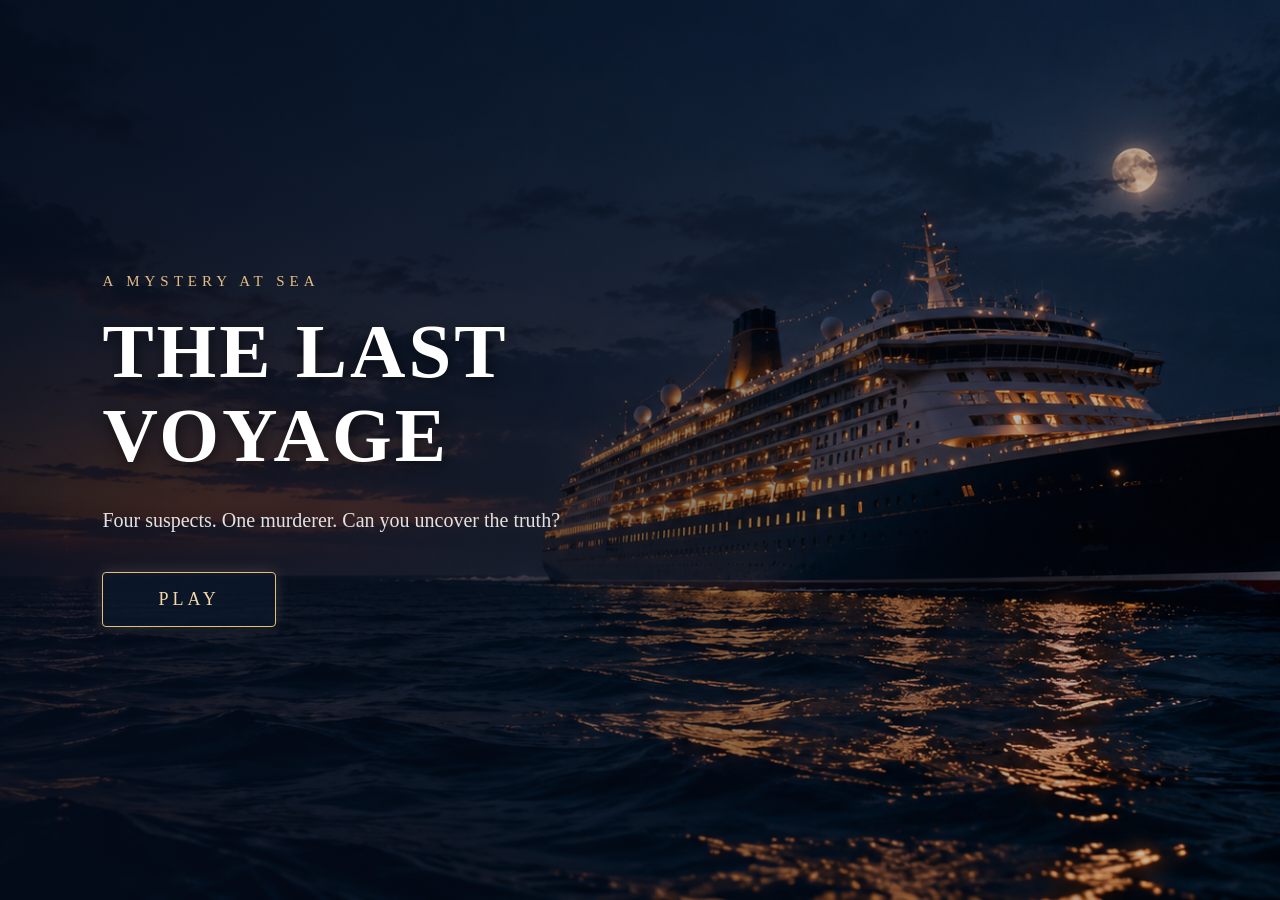
<file: index.html>
<!DOCTYPE html>
<html lang="en">
<head>
    <meta charset="UTF-8">
    <meta name="viewport" content="width=device-width, initial-scale=1.0">
    <title>The Last Voyage</title>
    <link rel="stylesheet" href="style.css">
</head>
<body>

    <main class="homepage">
        <div class="home-content">
            <p class="subtitle">A MYSTERY AT SEA</p>

            <h1>THE LAST VOYAGE</h1>

            <p class="description">
                Four suspects. One murderer.
                Can you uncover the truth?
            </p>

            <a href="introduction.html" class="play-button">
                PLAY
            </a>
        </div>
    </main>

</body>
</html>
</file>
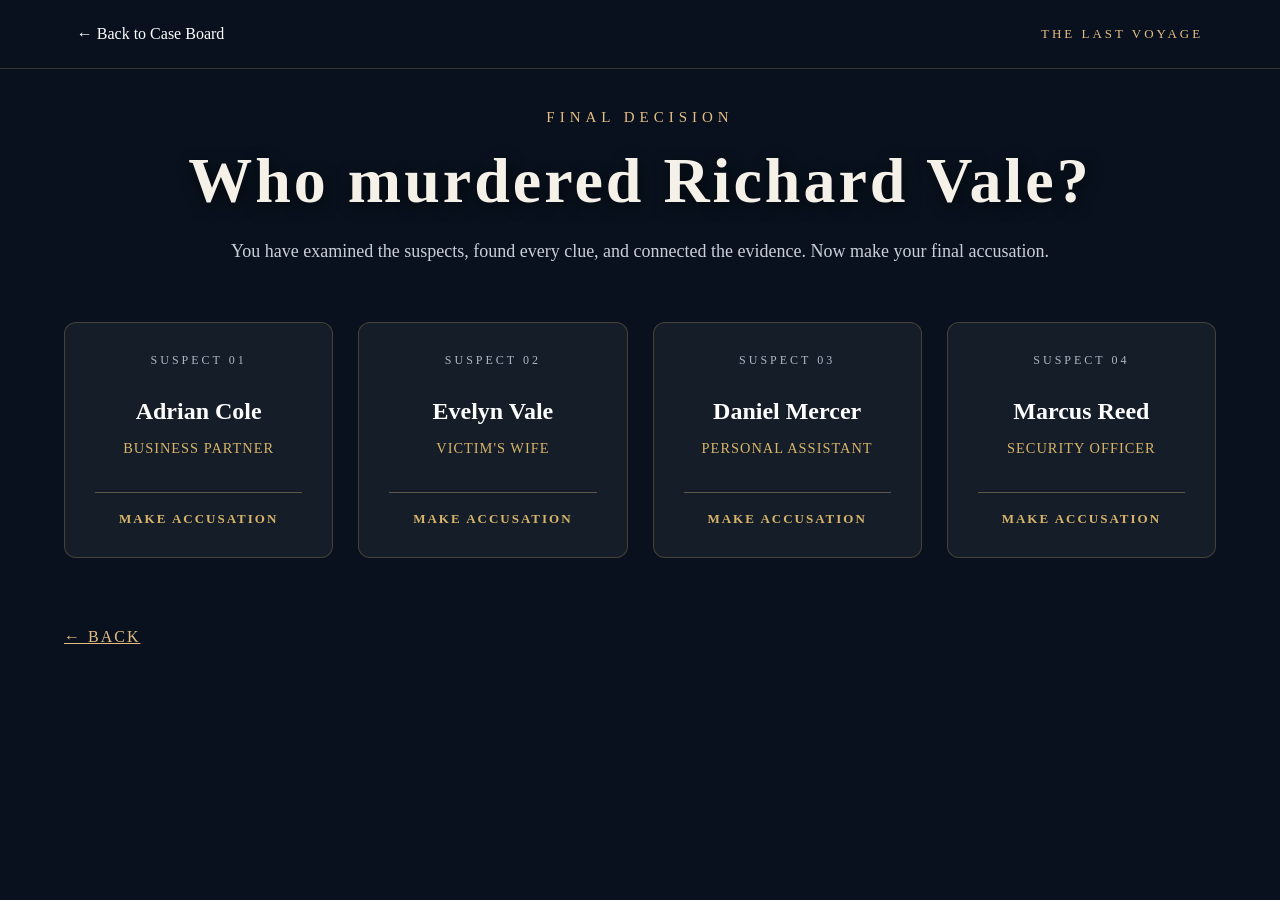
<file: accusation.html>
<!DOCTYPE html>
<html lang="en">
<head>
    <meta charset="UTF-8">
    <meta name="viewport" content="width=device-width, initial-scale=1.0">
    <title>Final Accusation | The Last Voyage</title>
    <link rel="stylesheet" href="style.css">
</head>
<body class="accusation-body">

<header class="suspects-header">
    <a href="caseboard.html" class="back-link">← Back to Case Board</a>
    <p>THE LAST VOYAGE</p>
</header>

<main class="accusation-page">
    <div class="suspects-intro">
        <p class="subtitle">FINAL DECISION</p>
        <h1>Who murdered Richard Vale?</h1>
        <p>You have examined the suspects, found every clue, and connected the evidence. Now make your final accusation.</p>
    </div>

    <input type="radio" name="suspect" id="adrian">
    <input type="radio" name="suspect" id="evelyn">
    <input type="radio" name="suspect" id="daniel">
    <input type="radio" name="suspect" id="marcus">

    <section class="accusation-grid">
        <label for="adrian" class="accuse-card">
            <p class="file-number">SUSPECT 01</p>
            <h2>Adrian Cole</h2>
            <p class="suspect-role">Business Partner</p>
            <span class="file-button">MAKE ACCUSATION</span>
        </label>

        <label for="evelyn" class="accuse-card">
            <p class="file-number">SUSPECT 02</p>
            <h2>Evelyn Vale</h2>
            <p class="suspect-role">Victim's Wife</p>
            <span class="file-button">MAKE ACCUSATION</span>
        </label>

        <label for="daniel" class="accuse-card">
            <p class="file-number">SUSPECT 03</p>
            <h2>Daniel Mercer</h2>
            <p class="suspect-role">Personal Assistant</p>
            <span class="file-button">MAKE ACCUSATION</span>
        </label>

        <label for="marcus" class="accuse-card">
            <p class="file-number">SUSPECT 04</p>
            <h2>Marcus Reed</h2>
            <p class="suspect-role">Security Officer</p>
            <span class="file-button">MAKE ACCUSATION</span>
        </label>
    </section>


    <section class="result-panel" id="adrian-result">
        <h2>CASE SOLVED!</h2>
        <p>You correctly identified Adrian Cole as Richard Vale's murderer.</p>
        <h3>The Complete Explanation:</h3>
        <p>Richard Vale discovered Adrian had been stealing company funds through confidential information leaked by Daniel Mercer. Richard planned to expose him once the ship reached port.</p>
        <p>Richard invited Adrian o his suite at 11:00PM to confront him. During a heated argument, Adrian murdered Richard and attempted to hide his involvement.</p>
        <p>Adrian stole Daniel's access card before the meeting, entered the suite at 11:04PM, then secretly returned the card later to blame Daniel.</p>
        <p>During the struggle Richard tore a silver cufflink from Adrian's sleeve. Adrian also planted Marcus Reed's security jacket near the crime scene to confuse the investigators.</p>
        <p>The meeting message, financial records, witness statement, cufflink, and hidden affair - all ultimately point toward Adrian.</p>

        <div class="result-buttons">
            <a href="index.html" class="play-button">PLAY AGAIN</a>
        </div>
    </section>

    <section class="result-panel" id="evelyn-result">
        <h2>Incorrect Accusation!!!</h2>
        <p>Evelyn had secrets, including her affair with Adrian, but none of the evidence prove that she murdered Richard.</p>
        <p>Her handkerchief explains why she was connected to the suite, but that alone was not enough evidence to make her the murderer.</p>
        <div class="result-buttons">
            <a href="caseboard.html" class="scene-back">REVIEW CASE BOARD</a>
        </div>
    </section>

    <section class="result-panel" id="daniel-result">
        <h2>Incorrect Accusation!!!</h2>
        <p>Daniel's access card was used to enter the suite, making him appear guilty.</p>
        <p>However, later evidence suggests someone else used his stolen access card before returning it.</p>
        <div class="result-buttons">
            <a href="caseboard.html" class="scene-back">REVIEW CASE BOARD</a>
        </div>
    </section>

    <section class="result-panel" id="marcus-result">
        <h2>Incorrect Accusation!!!</h2>
        <p>Marcus had a reason to dislike Richard, but the security jacket found near the suite appears to have been planted.</p>
        <p>The physical evidence does not support him as the killer.</p>
        <div class="result-buttons">
            <a href="caseboard.html" class="scene-back">REVIEW CASE BOARD</a>
        </div>
    </section>

    <nav class="suspects-navigation">
        <a href="caseboard.html" class="scene-back">← BACK</a>
    </nav>
    
</main>
</body>
</html>
</file>
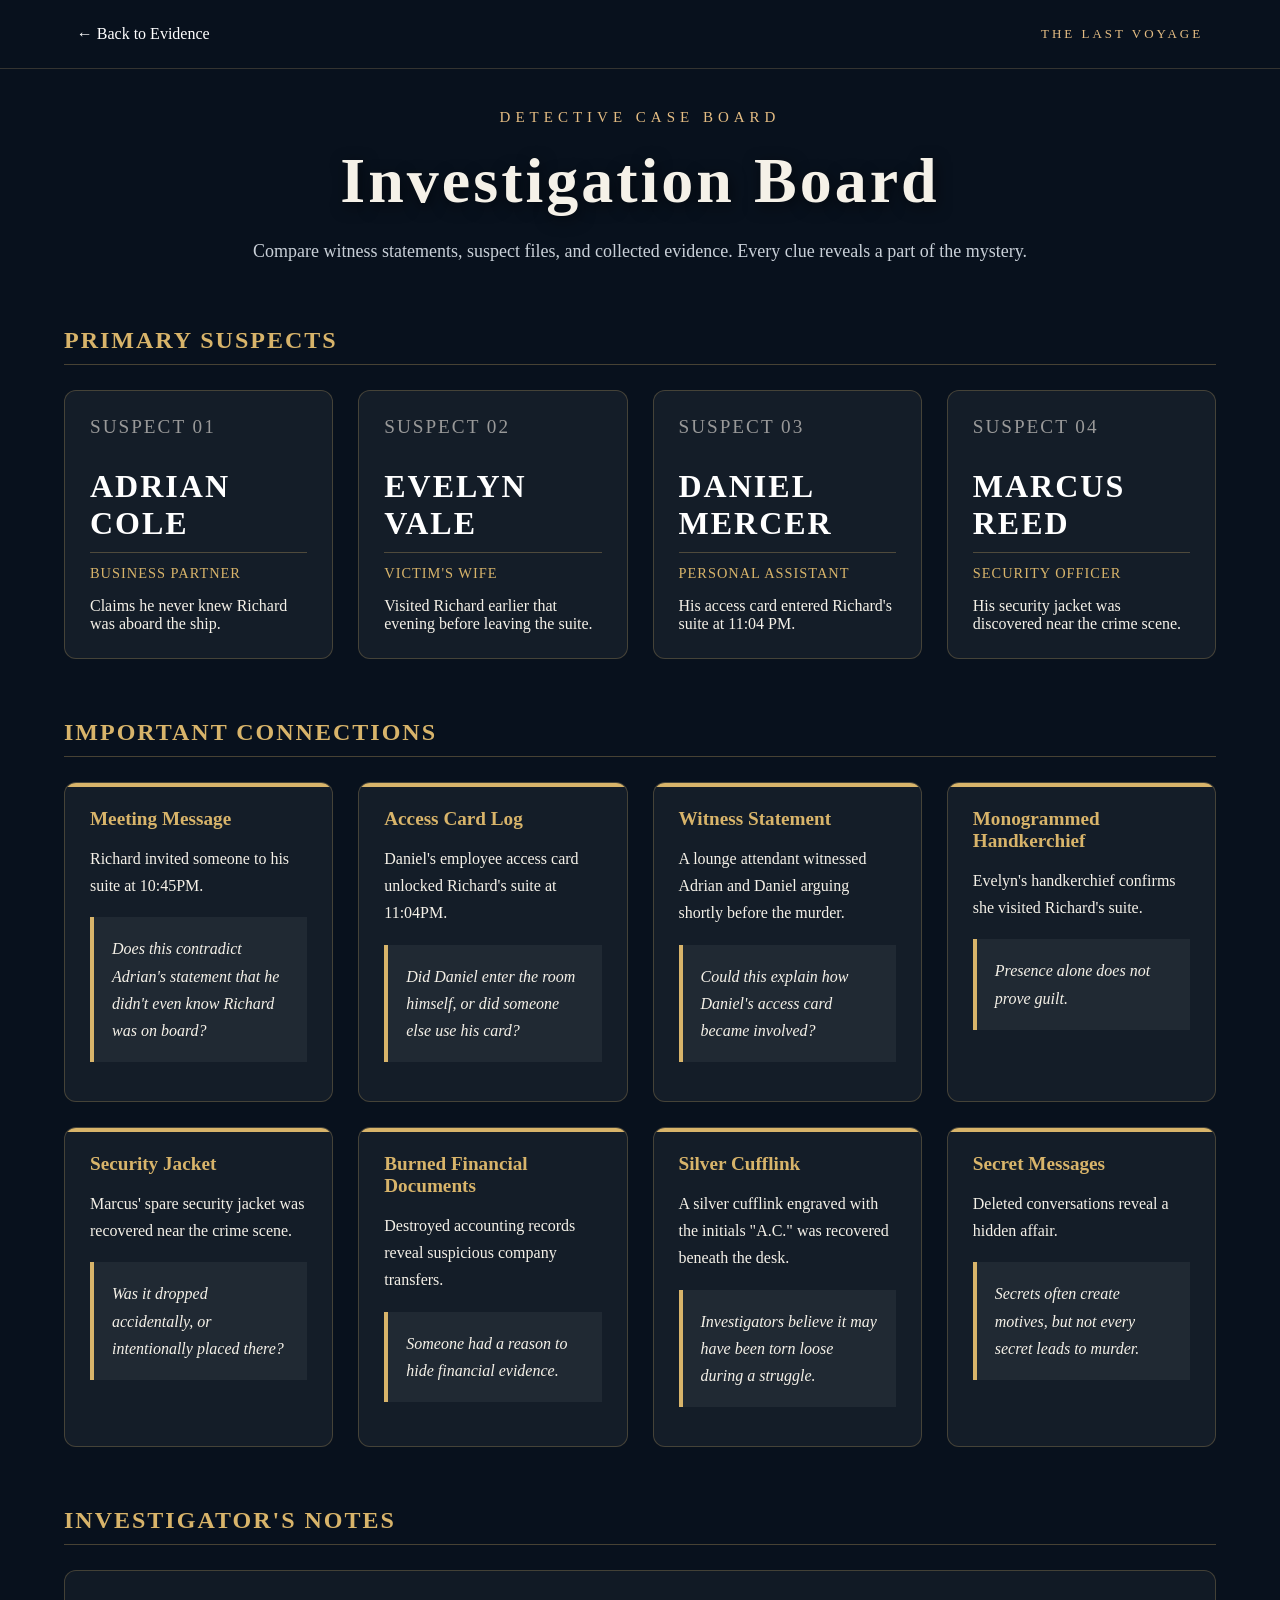
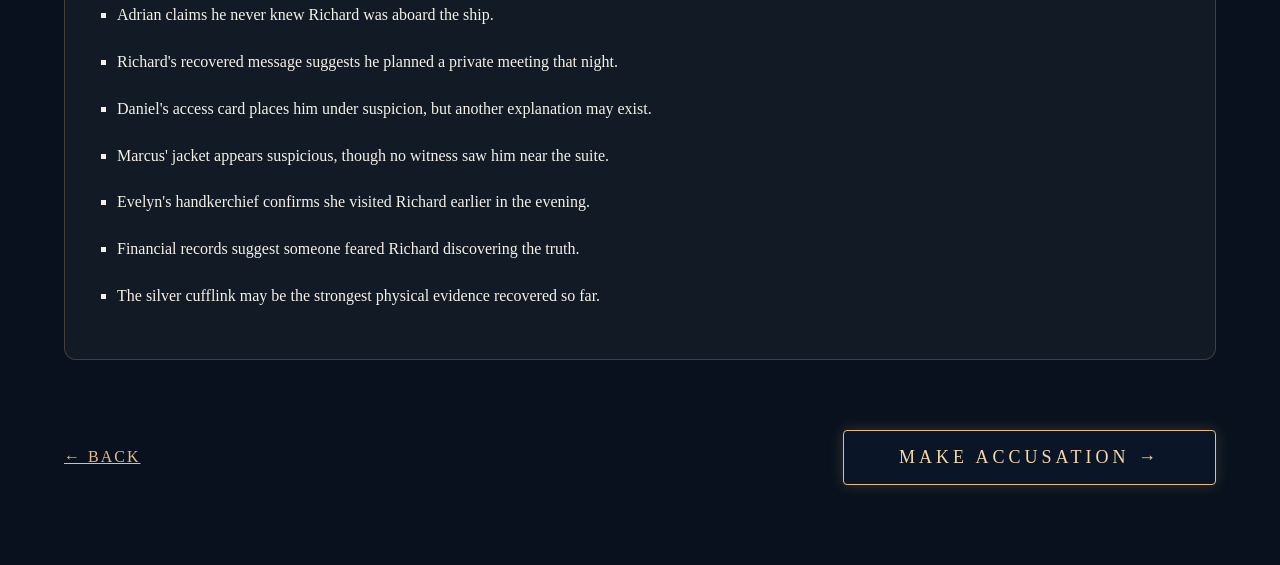
<file: caseboard.html>
<!DOCTYPE html>
<html lang="en">
<head>
    <meta charset="UTF-8">
    <meta name="viewport" content="width=device-width, initial-scale=1.0">
    <title>Case Board | The Last Voyage</title>
    <link rel="stylesheet" href="style.css">
</head>

<body class="caseboard-body">

<header class="suspects-header">
    <a href="evidence.html" class="back-link">
        ← Back to Evidence
    </a>
    <p>THE LAST VOYAGE</p>
</header>

<main class="caseboard-page">

    <div class="suspects-intro">
        <p class="subtitle">DETECTIVE CASE BOARD</p>

        <h1>Investigation Board</h1>

        <p>
            Compare witness statements, suspect files, and collected evidence.
            Every clue reveals a part of the mystery.
        </p>
    </div>

    <section class="case-section">

        <h2>Primary Suspects</h2>

        <div class="suspects-grid">

            <article class="suspect-card">
                <div class="suspect-info">
                    <p class="file-number">SUSPECT 01</p>
                    <h2>Adrian Cole</h2>

                    <p class="suspect-role">
                        Business Partner
                    </p>

                    <p>Claims he never knew Richard was aboard the ship.</p>
                </div>
            </article>

            <article class="suspect-card">
                <div class="suspect-info">
                    <p class="file-number">SUSPECT 02</p>
                    <h2>Evelyn Vale</h2>

                    <p class="suspect-role">
                        Victim's Wife
                    </p>

                    <p>Visited Richard earlier that evening before leaving the suite.</p>
                </div>
            </article>

            <article class="suspect-card">
                <div class="suspect-info">
                    <p class="file-number">SUSPECT 03</p>
                    <h2>Daniel Mercer</h2>

                    <p class="suspect-role">
                        Personal Assistant
                    </p>

                    <p>His access card entered Richard's suite at 11:04 PM.</p>
                </div>
            </article>

            <article class="suspect-card">
                <div class="suspect-info">
                    <p class="file-number">SUSPECT 04</p>
                    <h2>Marcus Reed</h2>

                    <p class="suspect-role">
                        Security Officer
                    </p>

                    <p>His security jacket was discovered near the crime scene.</p>
                </div>
            </article>

        </div>

    </section>

    <section class="case-section">

        <h2>Important Connections</h2>

        <div class="connection-board">

            <article class="connection-card">
                <h3>Meeting Message</h3>

                <p>Richard invited someone to his suite at 10:45PM.</p>

                <p class="file-statement">
                    Does this contradict Adrian's statement that
                    he didn't even know Richard was on board?
                </p>
            </article>


            <article class="connection-card">

                <h3>Access Card Log</h3>

                <p>Daniel's employee access card unlocked Richard's suite at 11:04PM.</p>

                <p class="file-statement">
                    Did Daniel enter the room himself,
                    or did someone else use his card?
                </p>

            </article>


            <article class="connection-card">

                <h3>Witness Statement</h3>

                <p>A lounge attendant witnessed Adrian and Daniel arguing shortly before the murder.</p>

                <p class="file-statement">
                    Could this explain how Daniel's
                    access card became involved?
                </p>

            </article>


            <article class="connection-card">

                <h3>Monogrammed Handkerchief</h3>

                <p>Evelyn's handkerchief confirms she visited Richard's suite.</p>

                <p class="file-statement">
                    Presence alone does not prove guilt.
                </p>

            </article>


            <article class="connection-card">

                <h3>Security Jacket</h3>

                <p>Marcus' spare security jacket was recovered near the crime scene.</p>

                <p class="file-statement">
                    Was it dropped accidentally,
                    or intentionally placed there?
                </p>

            </article>


            <article class="connection-card">

                <h3>Burned Financial Documents</h3>

                <p>Destroyed accounting records reveal suspicious company transfers.</p>

                <p class="file-statement">
                    Someone had a reason to hide
                    financial evidence.
                </p>

            </article>


            <article class="connection-card">

                <h3>Silver Cufflink</h3>

                <p>A silver cufflink engraved with the initials "A.C." was recovered beneath the desk.</p>

                <p class="file-statement">
                    Investigators believe it may
                    have been torn loose during
                    a struggle.
                </p>

            </article>


            <article class="connection-card">

                <h3>Secret Messages</h3>

                <p>Deleted conversations reveal a hidden affair.</p>

                <p class="file-statement">
                    Secrets often create motives,
                    but not every secret leads
                    to murder.
                </p>

            </article>

        </div>

    </section>

    <section class="case-section">

        <h2>Investigator's Notes</h2>

        <div class="notes-panel">

            <ul>

                <li>Adrian claims he never knew Richard was aboard the ship.</li>
                <li>Richard's recovered message suggests he planned a private meeting that night.</li>
                <li>Daniel's access card places him under suspicion, but another explanation may exist.</li>
                <li>Marcus' jacket appears suspicious, though no witness saw him near the suite.</li>
                <li>Evelyn's handkerchief confirms she visited Richard earlier in the evening.</li>
                <li>Financial records suggest someone feared Richard discovering the truth.</li>
                <li>The silver cufflink may be the strongest physical evidence recovered so far.</li>

            </ul>

        </div>

    </section>

    <nav class="suspects-navigation">

        <a href="evidence.html" class="scene-back">
            ← BACK
        </a>

        <a href="accusation.html" class="play-button">
            MAKE ACCUSATION →
        </a>

    </nav>

</main>

</body>
</html>
</file>
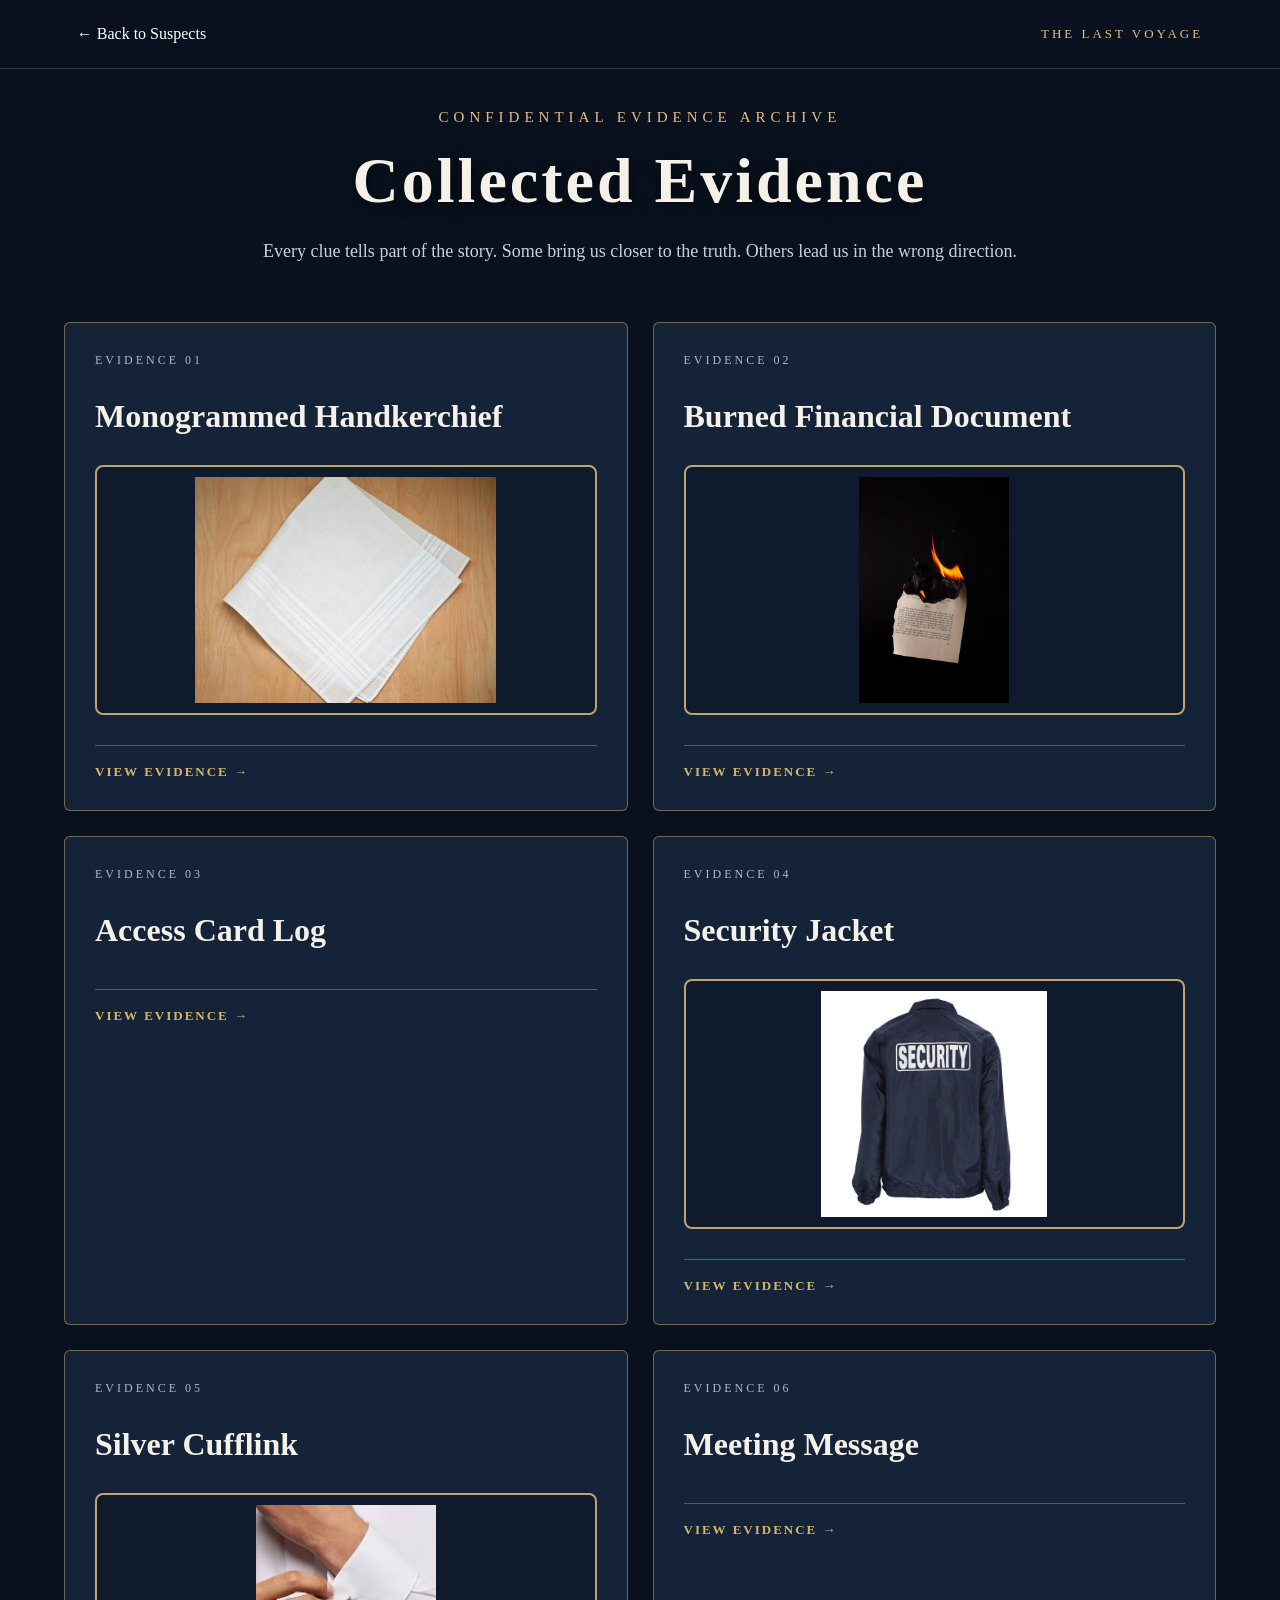
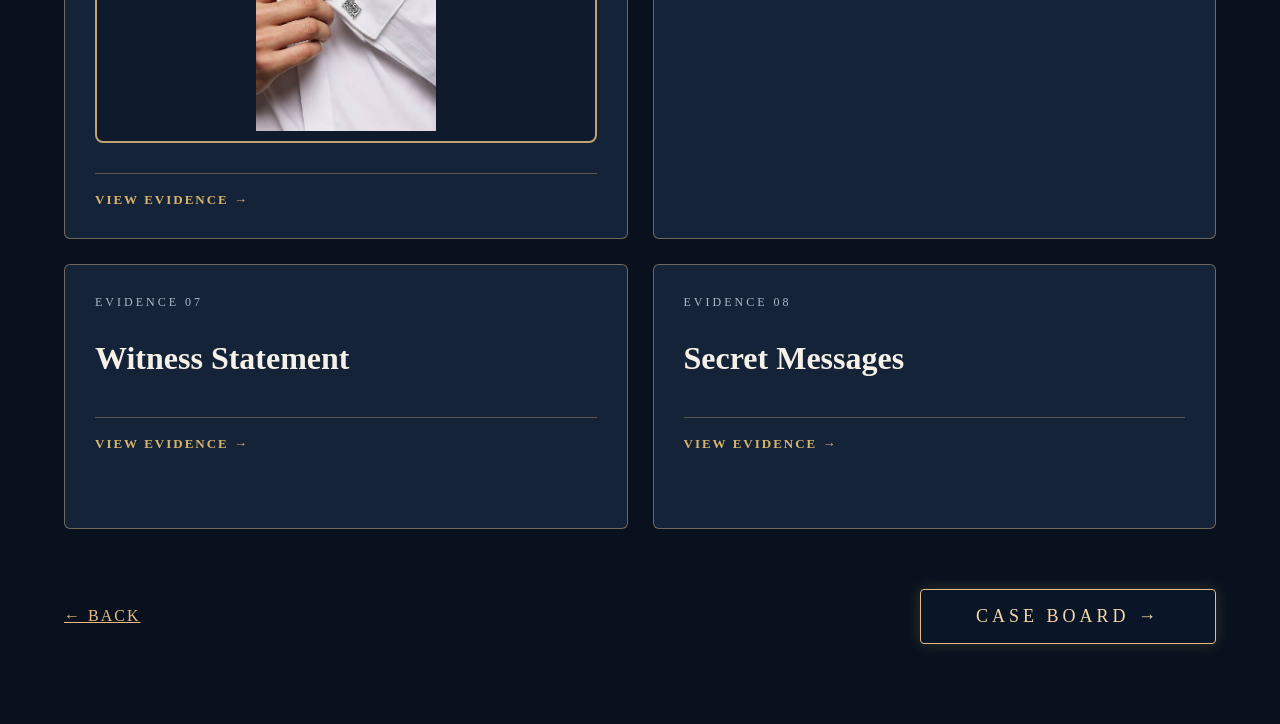
<file: evidence.html>
<!DOCTYPE html>
<html lang="en">
<head>
    <meta charset="UTF-8">
    <meta name="viewport" content="width=device-width, initial-scale=1.0">
    <title>Evidence Archive | The Last Voyage</title>
    <link rel="stylesheet" href="style.css">
</head>

<body class="evidence-body">

<header class="suspects-header">
    <a href="suspects.html" class="back-link">
        ← Back to Suspects
    </a>
    <p>THE LAST VOYAGE</p>
</header>

<main class="evidence-page">
    <div class="suspects-intro">
        <p class="subtitle">CONFIDENTIAL EVIDENCE ARCHIVE</p>
        <h1>Collected Evidence</h1>
        <p>
            Every clue tells part of the story.
            Some bring us closer to the truth.
            Others lead us in the wrong direction.
        </p>
    </div>

    <section id="evidence" class="suspects-grid" aria-label="Evidence Archive">

        <article class="suspect-card">
            <div class="suspect-info">
                <p class="file-number">EVIDENCE 01</p>
                <h2>Monogrammed Handkerchief</h2>
                <img src="images/kerchief.png" alt="Monogrammed Handkerchief" class="evidence-photo">
                <a href="#handkerchief-file" class="file-button">VIEW EVIDENCE →</a>
            </div>
        </article>

        <article class="suspect-card">
            <div class="suspect-info">
                <p class="file-number">EVIDENCE 02</p>
                <h2>Burned Financial Document</h2>
                <img src="images/burned_document.png" alt="Burned Financial Document" class="evidence-photo">
                <a href="#financial-file" class="file-button">VIEW EVIDENCE →</a>
            </div>
        </article>

        <article class="suspect-card">
            <div class="suspect-info">
                <p class="file-number">EVIDENCE 03</p>
                <h2>Access Card Log</h2>
                <a href="#access-file" class="file-button">VIEW EVIDENCE →</a>
            </div>
        </article>

        <article class="suspect-card">
            <div class="suspect-info">
                <p class="file-number">EVIDENCE 04</p>
                <h2>Security Jacket</h2>
                <img src="images/jacket.png" alt="Security Jacket" class="evidence-photo">
                <a href="#jacket-file" class="file-button">VIEW EVIDENCE →</a>
            </div>
        </article>

        <article class="suspect-card">
            <div class="suspect-info">
                <p class="file-number">EVIDENCE 05</p>
                <h2>Silver Cufflink</h2>
                <img src="images/cufflink.png" alt="Silver Cufflink" class="evidence-photo">
                <a href="#cufflink-file" class="file-button">VIEW EVIDENCE →</a>
            </div>
        </article>

        <article class="suspect-card">
            <div class="suspect-info">
                <p class="file-number">EVIDENCE 06</p>
                <h2>Meeting Message</h2>
                <a href="#message-file" class="file-button">VIEW EVIDENCE →</a>
            </div>
        </article>

        <article class="suspect-card">
            <div class="suspect-info">
                <p class="file-number">EVIDENCE 07</p>
                <h2>Witness Statement</h2>
                <a href="#witness-file" class="file-button">VIEW EVIDENCE →</a>
            </div>
        </article>

        <article class="suspect-card">
            <div class="suspect-info">
                <p class="file-number">EVIDENCE 08</p>
                <h2>Secret Messages</h2>
                <a href="#secret-file" class="file-button">VIEW EVIDENCE →</a>
            </div>
        </article>

    </section>

    <nav class="suspects-navigation">
        <a href="suspects.html" class="scene-back">← BACK</a>
        <a href="caseboard.html" class="play-button">CASE BOARD →</a>
    </nav>

    <!-- Evidence 01 -->
    <section id="handkerchief-file" class="file-overlay" aria-label="Monogrammed Handkerchief">
        <div class="file-panel">
            <p class="file-heading">EVIDENCE FILE 01</p>
            <h2>Monogrammed Handkerchief</h2>

            <h3>Location Found</h3>
            <p>A white handkerchief was recovered beneath a chair in Richard Vale's private suite.</p>

            <h3>Description</h3>
            <p>The handkerchief has the initials "E.V." embroidered in one corner.</p>

            <h3>Investigator's Note</h3>
            <p class="file-statement">
                The handkerchief suggests Evelyn Vale visited the suite, but it does not establish when she was there.
            </p>

            <a href="#evidence" class="close-file">CLOSE FILE</a>
        </div>
    </section>

    <!-- Evidence 02 -->
    <section id="financial-file" class="file-overlay" aria-label="Burned Financial Document">
        <div class="file-panel">
            <p class="file-heading">EVIDENCE FILE 02</p>
            <h2>Burned Financial Document</h2>

            <h3>Location Found</h3>
            <p>Partially burned company financial records were recovered from the fireplace in Richard Vale's suite.</p>

            <h3>Description</h3>
            <p>
                The surviving pages show several unauthorized transfers involving millions of dollars.
                Adrian Cole's name appears on the records connected to these transactions.
            </p>

            <h3>Investigator's Note</h3>
            <p class="file-statement">
                Richard may have discovered that money was being taken from his company.
                The damaged documents raise questions about Adrian's involvement.
            </p>

            <a href="#evidence" class="close-file">CLOSE FILE</a>
        </div>
    </section>

    <!-- Evidence 03 -->
    <section id="access-file" class="file-overlay" aria-label="Access Card Log">
        <div class="file-panel">
            <p class="file-heading">EVIDENCE FILE 03</p>
            <h2>Access Card Log</h2>

            <h3>Security Record</h3>
            <p>
                Electronic security logs show that Daniel Mercer's employee access card
                unlocked Richard Vale's suite at exactly 11:04 PM.
            </p>

            <h3>Observation</h3>
            <p>
                The security system recorded the card number, but it could not identify
                who was physically carrying the card.
            </p>

            <p class="file-statement">
                Was Daniel the person who entered the suite, or could someone else have used his card?
            </p>

            <a href="#evidence" class="close-file">CLOSE FILE</a>
        </div>
    </section>

    <!-- Evidence 04 -->
    <section id="jacket-file" class="file-overlay" aria-label="Security Jacket">
        <div class="file-panel">
            <p class="file-heading">EVIDENCE FILE 04</p>
            <h2>Security Jacket</h2>

            <h3>Location Found</h3>
            <p>
                A ship security jacket was discovered on the floor near the entrance
                to Richard Vale's private suite.
            </p>

            <h3>Description</h3>
            <p>
                The jacket was identified as belonging to Marcus Reed,
                a member of the ship's security team.
            </p>

            <h3>Investigator's Note</h3>
            <p class="file-statement">
                The jacket places Marcus under suspicion, but there is no evidence
                confirming that he was wearing it near the time of the murder.
            </p>

            <a href="#evidence" class="close-file">CLOSE FILE</a>
        </div>
    </section>

    <!-- Evidence 05 -->
    <section id="cufflink-file" class="file-overlay" aria-label="Silver Cufflink">
        <div class="file-panel">
            <p class="file-heading">EVIDENCE FILE 05</p>
            <h2>Silver Cufflink</h2>

            <h3>Location Found</h3>
            <p>A silver cufflink was recovered beneath Richard Vale's desk during the investigation.</p>

            <h3>Description</h3>
            <p>The cufflink is engraved with the initials "A.C."</p>

            <h3>Investigator's Note</h3>
            <p class="file-statement">
                Investigators believe the cufflink may have been torn from someone's clothing during a struggle.
            </p>

            <a href="#evidence" class="close-file">CLOSE FILE</a>
        </div>
    </section>

    <!-- Evidence 06 -->
    <section id="message-file" class="file-overlay" aria-label="Meeting Message">
        <div class="file-panel">
            <p class="file-heading">EVIDENCE FILE 06</p>
            <h2>Meeting Message</h2>

            <h3>Description</h3>
            <p>
                Investigators recovered a message from Richard Vale's phone
                arranging a private meeting in his suite at 10:45 PM.
            </p>

            <h3>Message Text</h3>
            <p class="file-statement">
                "Meet me in my suite at 10:45 PM. We need to settle this before we reach port."
            </p>

            <h3>Investigator's Note</h3>
            <p>
                The message was addressed to Adrian Cole.
                Investigators are examining what Richard wanted to discuss with him.
            </p>

            <a href="#evidence" class="close-file">CLOSE FILE</a>
        </div>
    </section>

    <!-- Evidence 07 -->
    <section id="witness-file" class="file-overlay" aria-label="Witness Statement">
        <div class="file-panel">
            <p class="file-heading">EVIDENCE FILE 07</p>
            <h2>Witness Statement</h2>

            <h3>Statement</h3>
            <p>
                A lounge attendant reported witnessing a heated argument
                between two men on the evening of Richard Vale's murder.
            </p>

            <h3>Witness Identification</h3>
            <p>
                The attendant identified the men as Adrian Cole and Daniel Mercer.
                Their disagreement appeared serious, and both were visibly angry.
            </p>

            <p class="file-statement">
                Investigators have not yet established what caused the argument.
            </p>

            <a href="#evidence" class="close-file">CLOSE FILE</a>
        </div>
    </section>

    <!-- Evidence 08 -->
    <section id="secret-file" class="file-overlay" aria-label="Secret Messages">
        <div class="file-panel">
            <p class="file-heading">EVIDENCE FILE 08</p>
            <h2>Secret Messages</h2>

            <h3>Description</h3>
            <p>
                Recovered deleted messages reveal that Evelyn Vale
                and Adrian Cole were secretly involved in a romantic relationship.
            </p>

            <h3>Recovered Message</h3>
            <p class="file-statement">
                "Richard can't know about us. Once this trip is over, everything will change."
            </p>

            <h3>Investigator's Note</h3>
            <p>
                The messages reveal a possible motive for both Evelyn and Adrian.
                However, the affair alone does not establish who murdered Richard.
            </p>

            <a href="#evidence" class="close-file">CLOSE FILE</a>
        </div>
    </section>

</main>

</body>
</html>
</file>
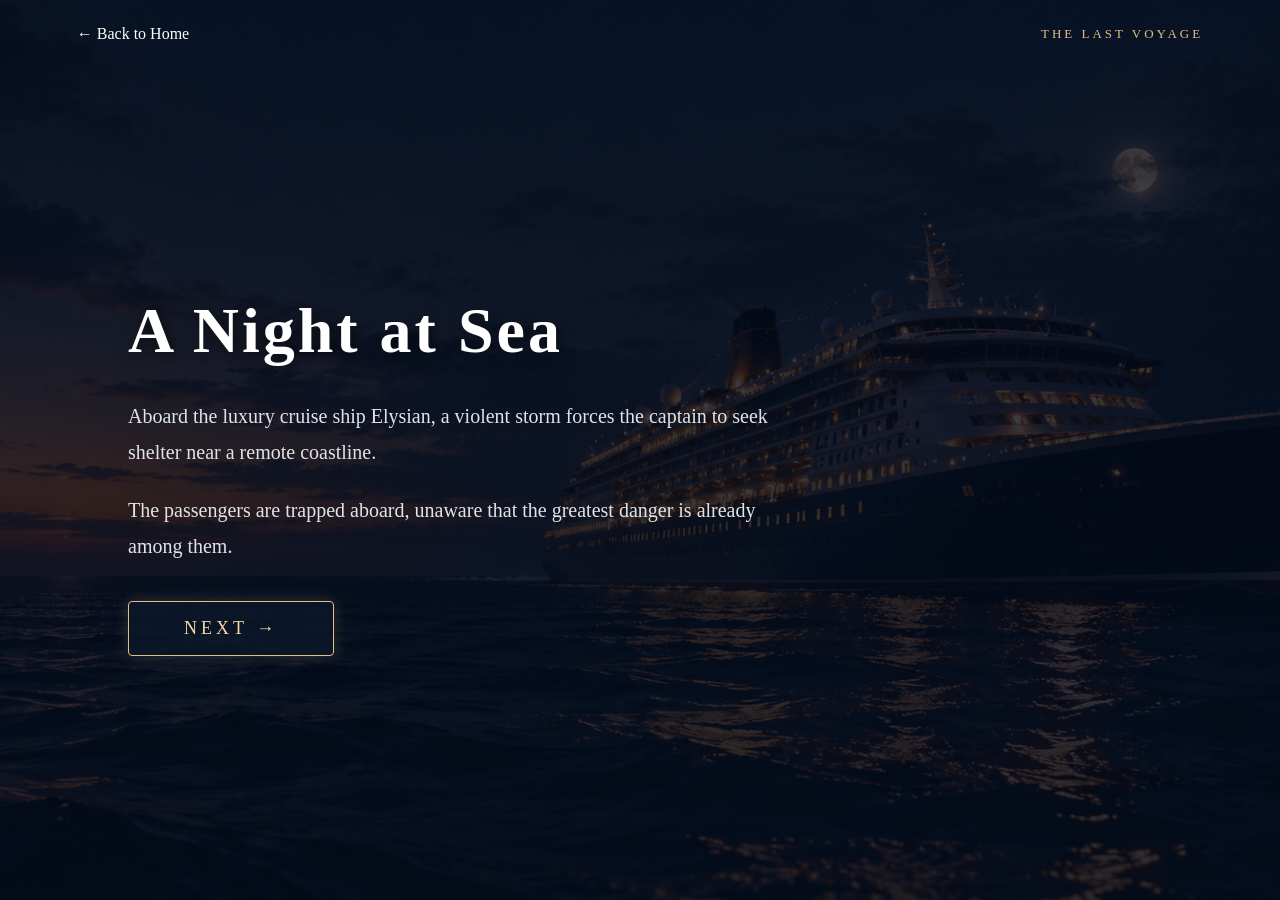
<file: introduction.html>
<!DOCTYPE html>
<html lang="en">
<head>
    <meta charset="UTF-8">
    <meta name="viewport" content="width=device-width, initial-scale=1.0">
    <title>Case Introduction | The Last Voyage</title>
    <link rel="stylesheet" href="style.css">
</head>
<body class="intro-body">

    <main class="introduction-page">

        <header class="intro-header">
            <a href="index.html" class="back-link">
                ← Back to Home
            </a>
            <p>THE LAST VOYAGE</p>
        </header>

        <!-- Scene controls -->
        <input type="radio" name="scene" id="scene1" checked>
        <input type="radio" name="scene" id="scene2">
        <input type="radio" name="scene" id="scene3">

        <!-- Scene 1 -->
        <section class="intro-scene scene-one">
            <h1>A Night at Sea</h1>

            <p>
                Aboard the luxury cruise ship Elysian,
                a violent storm forces the captain to
                seek shelter near a remote coastline.
            </p>

            <p>
                The passengers are trapped aboard,
                unaware that the greatest danger
                is already among them.
            </p>

            <label for="scene2" class="play-button scene-button">
                NEXT →
            </label>
        </section>

        <!-- Scene 2 -->
        <section class="intro-scene scene-two">
            <h2>A Murder in the Night</h2>

            <p>
                At dawn, wealthy businessman Richard Vale
                is found dead inside his private suite.
            </p>

            <p>
                There are no signs of forced entry.
                But the ship's access records reveal
                that someone entered his suite
                shortly before his death.
            </p>

            <div class="scene-actions">
                <label for="scene1" class="scene-back">← BACK</label>
                <label for="scene3" class="play-button scene-button">
                    NEXT →
                </label>
            </div>
        </section>

        <!-- Scene 3 -->
        <section class="intro-scene scene-three">
            <h2>Four Suspects. One Killer.</h2>

            <p>
                A business partner. A wife.
                A personal assistant. A security officer.
            </p>

            <p>
                Each has a secret. Each has a reason
                to fear the truth.
            </p>

            <p>
                Examine the evidence, question their stories,
                and discover who murdered Richard Vale.
            </p>

            <div class="scene-actions">
                <label for="scene2" class="scene-back">← BACK</label>

                <a href="suspects.html" class="play-button">
                    BEGIN INVESTIGATION
                </a>
            </div>
        </section>

    </main>

</body>
</html>
</file>
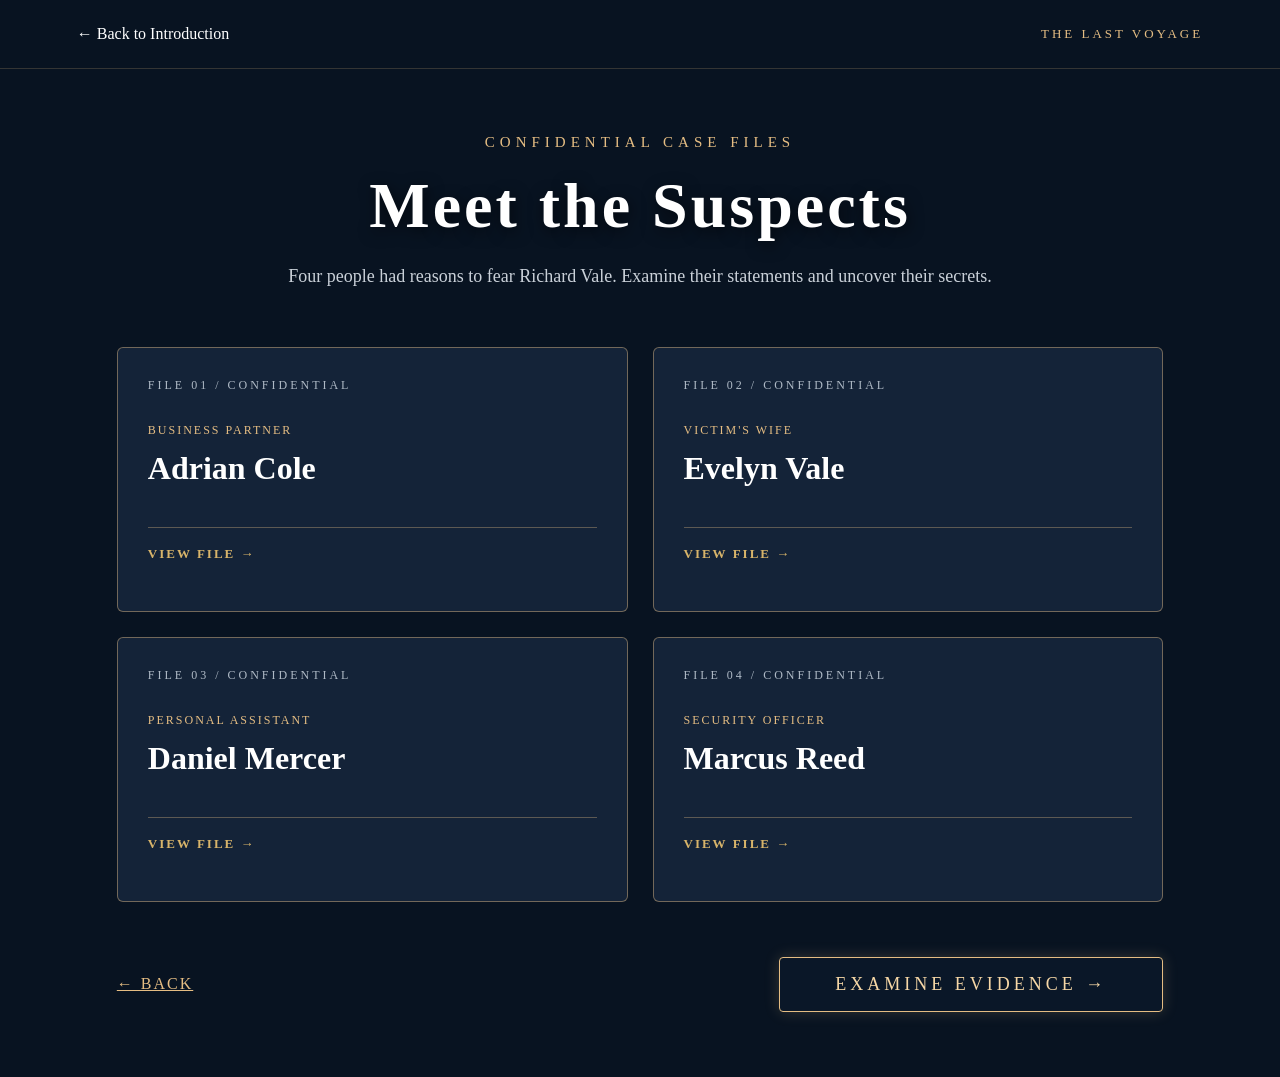
<file: suspects.html>
<!DOCTYPE html>
<html lang="en">
<head>
    <meta charset="UTF-8">
    <meta name="viewport" content="width=device-width, initial-scale=1.0">
    <title>Suspects | The Last Voyage</title>
    <link rel="stylesheet" href="style.css">
</head>
<body class="suspects-body">

    <header class="suspects-header">
        <a href="introduction.html" class="back-link">
            ← Back to Introduction
        </a>
        <p>THE LAST VOYAGE</p>
    </header>

    <main class="suspects-page">

        <div class="suspects-intro">
            <p class="subtitle">CONFIDENTIAL CASE FILES</p>
            <h1>Meet the Suspects</h1>
            <p>
                Four people had reasons to fear Richard Vale.
                Examine their statements and uncover their secrets.
            </p>
        </div>

        <!-- Four suspect cards -->
        <section id="suspects" class="suspects-grid"
                 aria-label="Suspect profiles">

            <!-- Adrian Cole -->
            <article class="suspect-card">
                <div class="suspect-info">
                    <p class="file-number">FILE 01 / CONFIDENTIAL</p>
                    <p class="suspect-role">BUSINESS PARTNER</p>
                    <h2>Adrian Cole</h2>
                    <a href="#adrian-file" class="file-button">
                        VIEW FILE →
                    </a>
                </div>
            </article>

            <!-- Evelyn Vale -->
            <article class="suspect-card">
                <div class="suspect-info">
                    <p class="file-number">FILE 02 / CONFIDENTIAL</p>
                    <p class="suspect-role">VICTIM'S WIFE</p>
                    <h2>Evelyn Vale</h2>
                    <a href="#evelyn-file" class="file-button">
                        VIEW FILE →
                    </a>
                </div>
            </article>

            <!-- Daniel Mercer -->
            <article class="suspect-card">
                <div class="suspect-info">
                    <p class="file-number">FILE 03 / CONFIDENTIAL</p>
                    <p class="suspect-role">PERSONAL ASSISTANT</p>
                    <h2>Daniel Mercer</h2>
                    <a href="#daniel-file" class="file-button">
                        VIEW FILE →
                    </a>
                </div>
            </article>

            <!-- Marcus Reed -->
            <article class="suspect-card">
                <div class="suspect-info">
                    <p class="file-number">FILE 04 / CONFIDENTIAL</p>
                    <p class="suspect-role">SECURITY OFFICER</p>
                    <h2>Marcus Reed</h2>
                    <a href="#marcus-file" class="file-button">
                        VIEW FILE →
                    </a>
                </div>
            </article>

        </section>

        <!-- Navigation -->
        <nav class="suspects-navigation" aria-label="Case navigation">
            <a href="introduction.html" class="scene-back">
                ← BACK
            </a>
            <a href="evidence.html" class="play-button">
                EXAMINE EVIDENCE →
            </a>
        </nav>

        <!-- Adrian's pop-up file -->
        <section id="adrian-file" class="file-overlay"
                 aria-label="Adrian Cole's suspect file">
            <div class="file-panel">
                <p class="file-heading">CONFIDENTIAL — SUSPECT FILE</p>
                <h2>Adrian Cole</h2>
                <p class="suspect-role">BUSINESS PARTNER</p>

                <h3>Background</h3>
                <p>
                    Adrian is Richard Vale's longtime business
                    partner. Their company has recently faced
                    questions about unexplained financial transfers.
                </p>

                <h3>Possible Motive</h3>
                <p>
                    A business dispute may have threatened
                    Adrian's position and reputation.
                </p>

                <h3>Statement</h3>
                <p class="file-statement">
                    "I had no idea Richard was aboard this ship.
                    I certainly didn't meet him that night."
                </p>

                <a href="#suspects" class="close-file">
                    CLOSE FILE
                </a>
            </div>
        </section>

        <!-- Evelyn's pop-up file -->
        <section id="evelyn-file" class="file-overlay"
                 aria-label="Evelyn Vale's suspect file">
            <div class="file-panel">
                <p class="file-heading">CONFIDENTIAL — SUSPECT FILE</p>
                <h2>Evelyn Vale</h2>
                <p class="suspect-role">VICTIM'S WIFE</p>

                <h3>Background</h3>
                <p>
                    Evelyn is Richard's wife. Their marriage
                    has become strained, and investigators
                    believe she may be keeping secrets.
                </p>

                <h3>Possible Motive</h3>
                <p>
                    Financial concerns and marital problems
                    may have created tension between them.
                </p>

                <h3>Statement</h3>
                <p class="file-statement">
                    "I spent part of the evening with Richard
                    watching a movie. I left his suite
                    before the murder."
                </p>

                <a href="#suspects" class="close-file">
                    CLOSE FILE
                </a>
            </div>
        </section>

        <!-- Daniel's pop-up file -->
        <section id="daniel-file" class="file-overlay"
                 aria-label="Daniel Mercer's suspect file">
            <div class="file-panel">
                <p class="file-heading">CONFIDENTIAL — SUSPECT FILE</p>
                <h2>Daniel Mercer</h2>
                <p class="suspect-role">PERSONAL ASSISTANT</p>

                <h3>Background</h3>
                <p>
                    Daniel has worked closely with Richard
                    for years and has access to confidential
                    company information.
                </p>

                <h3>Possible Motive</h3>
                <p>
                    Daniel may have feared losing his position
                    if certain company secrets came to light.
                </p>

                <h3>Statement</h3>
                <p class="file-statement">
                    "I never entered Mr. Vale's suite that
                    night. And I didn't even know Adrian
                    Cole was on this ship."
                </p>

                <a href="#suspects" class="close-file">
                    CLOSE FILE
                </a>
            </div>
        </section>

        <!-- Marcus's pop-up file -->
        <section id="marcus-file" class="file-overlay"
                 aria-label="Marcus Reed's suspect file">
            <div class="file-panel">
                <p class="file-heading">CONFIDENTIAL — SUSPECT FILE</p>
                <h2>Marcus Reed</h2>
                <p class="suspect-role">SECURITY OFFICER</p>

                <h3>Background</h3>
                <p>
                    Marcus works in ship security. Years ago,
                    Richard blamed him for a security failure
                    that cost Marcus his previous job.
                </p>

                <h3>Possible Motive</h3>
                <p>
                    Marcus may still resent Richard for
                    damaging his career and financial stability.
                </p>

                <h3>Statement</h3>
                <p class="file-statement">
                    "I was completing my security rounds.
                    I had no reason to enter Mr. Vale's suite."
                </p>

                <a href="#suspects" class="close-file">
                    CLOSE FILE
                </a>
            </div>
        </section>

    </main>

</body>
</html>
</file>
<file: style.css>
:root{
    --background: #081321;
    --card: #13233b;
    --gold: #d6b16b;
    --gold-light: #f2d7a1;
    --text: #f8f3eb;
    --text-light: #c7d2e1;
    --border: rgba(214,177,107,0.3);
    --heading-font: "Georgia", serif;
    --body-font: "Georgia", serif;
    --radius: 12px;
    --transition: 0.3s ease;
}
/* homepage */
* {
    margin: 0;
    padding: 0;
    box-sizing: border-box;
}

body {
    font-family: Georgia, 'Times New Roman', serif;
    color: white;
}

/* Homepage background */
.homepage {
    min-height: 100vh;
    min-height: 100svh;
    display: flex;
    align-items: center;
    justify-content: flex-start;
    padding: 8%;

    background-image:
        linear-gradient(
            to right,
            rgba(4, 12, 27, 0.85),
            rgba(4, 12, 27, 0.15)
        ),
        url("images/ship-background.png");

    background-size: cover;
    background-position: center;
}

/* Homepage text */
.home-content {
    max-width: 650px;
    animation: fadeIn 1.5s ease-in-out;
}

.subtitle {
    font-size: 15px;
    letter-spacing: 5px;
    color: #e5bd83;
    margin-bottom: 20px;
}

h1 {
    font-size: clamp(42px, 6vw, 85px);
    letter-spacing: 3px;
    line-height: 1.1;
    margin-bottom: 25px;
    text-shadow: 2px 4px 15px rgba(0, 0, 0, 0.6);
}

.description {
    font-size: 20px;
    line-height: 1.7;
    margin-bottom: 35px;
    color: #e2e2e2;
}

/* Play button */
.play-button {
    display: inline-block;
    padding: 16px 55px;
    border: 1px solid #e5bd83;
    border-radius: 4px;
    background-color: rgba(12, 25, 43, 0.7);
    color: #f6d7a6;
    text-decoration: none;
    font-size: 18px;
    letter-spacing: 4px;
    transition: var(--transition);
    box-shadow: 0 0 15px rgba(229, 189, 131, 0.2);
}

.play-button:hover,
.play-button:focus-visible {
    background-color: #e5bd83;
    color: #101c2e;
    box-shadow: 0 0 25px rgba(229, 189, 131, 0.7);
    transform: translateY(-3px);
}

/* Entrance animation */
@keyframes fadeIn {
    from {
        opacity: 0;
        transform: translateY(25px);
    }

    to {
        opacity: 1;
        transform: translateY(0);
    }
}

/* Mobile responsiveness */
@media (max-width: 600px) {
    .homepage {
        padding: 30px;
        background-position: 60% center;
    }

    .subtitle {
        font-size: 12px;
        letter-spacing: 3px;
    }

    .description {
        font-size: 17px;
    }
}

/* Reduced motion accessibility */
@media (prefers-reduced-motion: reduce) {
    .home-content {
        animation: none;
    }

    .play-button {
        transition: none;
    }
}

/* PAGE 2: CASE INTRODUCTION */
.intro-body {
    overflow: hidden;
}

.introduction-page {
    position: relative;
    height: 100vh;
    height: 100svh;
    overflow: hidden;
    background-color: #071321;
}

.intro-header {
    position: absolute;
    top: 0;
    left: 0;
    width: 100%;
    padding: 25px 6%;
    display: flex;
    justify-content: space-between;
    align-items: center;
    z-index: 10;
}

.intro-header p {
    color: #e5bd83;
    letter-spacing: 3px;
    font-size: 13px;
}

.back-link {
    color: white;
    text-decoration: none;
}

.back-link:hover,
.back-link:focus-visible {
    color: #e5bd83;
}

.introduction-page > input[type="radio"] {
    position: absolute;
    opacity: 0;
    width: 1px;
    height: 1px;
}

.intro-scene {
    position: absolute;
    inset: 0;
    padding: 110px 10% 60px;

    display: flex;
    flex-direction: column;
    justify-content: center;
    align-items: flex-start;

    background-size: cover;
    background-position: center;

    opacity: 0;
    visibility: hidden;
    pointer-events: none;
    transform: translateY(15px);

    transition:
        opacity 0.6s ease,
        transform 0.6s ease,
        visibility 0.6s;
}

.scene-one {
    background-image:
        linear-gradient(
            rgba(4, 12, 27, 0.75),
            rgba(4, 12, 27, 0.85)
        ),
        url("images/ship-background.png");
}


.scene-two {
    background-image:
        linear-gradient(
            to right,
            rgba(4, 12, 27, 0.88),
            rgba(4, 12, 27, 0.35)
        ),
        url("images/corridor-background.png");
}

.scene-three {
    background-image:
        linear-gradient(
            to right,
            rgba(4, 12, 27, 0.88),
            rgba(4, 12, 27, 0.35)
        ),
        url("images/investigation-background.png");
}

#scene1:checked ~ .scene-one,
#scene2:checked ~ .scene-two,
#scene3:checked ~ .scene-three {
    opacity: 1;
    visibility: visible;
    pointer-events: auto;
    transform: translateY(0);
}

.intro-scene h1,
.intro-scene h2 {
    font-size: clamp(36px, 5vw, 65px);
    margin-bottom: 30px;
    line-height: 1.15;
}

.intro-scene p {
    max-width: 650px;
    font-size: 20px;
    line-height: 1.8;
    margin-bottom: 22px;
    color: #e0e4e8;
}

.scene-actions {
    display: flex;
    align-items: center;
    flex-wrap: wrap;
    gap: 25px;
    margin-top: 20px;
}

.scene-button {
    margin-top: 15px;
    cursor: pointer;
}

.scene-back {
    color: #e5bd83;
    cursor: pointer;
    letter-spacing: 2px;
    font-size: 16px;
}

.scene-back:hover {
    color: white;
}

.scene-back:focus-visible,
.scene-button:focus-visible {
    outline: 3px solid #e5bd83;
    outline-offset: 4px;
}

@media (max-width: 600px) {
    .intro-header {
        padding: 20px;
    }

    .intro-header p {
        font-size: 10px;
        letter-spacing: 1px;
    }

    .intro-scene {
        padding: 100px 25px 50px;
        overflow-y: auto;
    }

    .intro-scene p {
        font-size: 17px;
    }

    .scene-actions {
        gap: 20px;
    }
}

@media (prefers-reduced-motion: reduce) {
    .intro-scene {
        transition: none;
    }
}



/* PAGE 3: SUSPECTS */
.suspects-body {
    background-color: var(--background);
    color: white;
    min-height: 100vh;
}


.suspects-header {
    padding: 25px 6%;
    display: flex;
    justify-content: space-between;
    align-items: center;
    border-bottom: 1px solid rgba(229, 189, 131, 0.2);
}

.suspects-header p {
    color: #e5bd83;
    font-size: 13px;
    letter-spacing: 3px;
}


.suspects-page {
    max-width: 1200px;
    margin: auto;
    padding: 65px 6%;
}

.suspects-intro {
    text-align: center;
    margin-bottom: 55px;
}

.suspects-intro h1 {
    font-size: clamp(38px, 5vw, 65px);
    margin-bottom: 20px;
}

.suspects-intro > p:last-child {
    color: #c9d0d8;
    font-size: 18px;
    line-height: 1.7;
}

.suspects-grid {
    display: grid;
    grid-template-columns: repeat(2, minmax(0, 1fr));
    gap: 25px;
}

.suspect-card {
    min-height: 265px;
    background-color: #142338;
    border: 1px solid rgba(229, 189, 131, 0.45);
    border-radius: 6px;
    overflow: hidden;

    transition: transform 0.3s ease,
                box-shadow 0.3s ease,
                border-color 0.3s ease;
}

.suspect-card:hover {
    transform: translateY(-6px);
    border-color: #e5bd83;
    box-shadow: 0 12px 30px rgba(0, 0, 0, 0.4);
}

.suspect-info {
    padding: 30px;
}

.file-number {
    color: #aeb9c5;
    font-size: 12px;
    letter-spacing: 3px;
    margin-bottom: 30px;
}

.suspect-role {
    color: #e5bd83;
    font-size: 12px;
    letter-spacing: 2px;
    margin-bottom: 12px;
}

.suspect-info h2 {
    font-size: 32px;
    margin-bottom: 30px;
}

.file-button {
    display: block;
    width: 100%;
    padding: 18px 0 0;

    color: #e5bd83;
    background: transparent;
    border: none;
    border-top: 1px solid rgba(229, 189, 131, 0.35);

    text-decoration: none;
    font-size: 13px;
    letter-spacing: 2px;

    transition: color 0.3s ease;
}

.file-button:hover,
.file-button:focus-visible {
    color: white;
}

.suspects-navigation {
    display: flex;
    justify-content: space-between;
    align-items: center;
    flex-wrap: wrap;
    gap: 20px;
    margin-top: 55px;
}

/* SUSPECT FILE POP-UPS */
.file-overlay {
    position: fixed;
    inset: 0;
    z-index: 100;

    display: flex;
    justify-content: center;
    align-items: center;

    padding: 20px;
    background-color: rgba(0, 0, 0, 0.85);

    opacity: 0;
    visibility: hidden;
    pointer-events: none;

    transition: opacity 0.3s ease,
                visibility 0.3s ease;
}


.file-overlay:target {
    opacity: 1;
    visibility: visible;
    pointer-events: auto;
}

.file-panel {
    width: 100%;
    max-width: 650px;
    max-height: 90vh;
    overflow-y: auto;

    padding: 40px;
    background-color: #142338;
    border: 1px solid #e5bd83;
    border-radius: 10px;

    box-shadow: 0 20px 60px rgba(0, 0, 0, 0.6);

    transform: scale(0.92);
    transition: transform 0.3s ease;
}

.file-overlay:target .file-panel {
    transform: scale(1);
}

.file-heading {
    color: #e5bd83;
    font-size: 12px;
    letter-spacing: 3px;
    margin-bottom: 20px;
}

.file-panel h2 {
    font-size: 38px;
    margin-bottom: 10px;
}

.file-panel h3 {
    color: #e5bd83;
    font-size: 17px;
    margin-top: 25px;
    margin-bottom: 10px;
}

.file-panel p {
    color: #d7dfe8;
    line-height: 1.7;
    font-size: 16px;
}

.file-panel .suspect-role {
    color: #e5bd83;
    font-size: 12px;
    letter-spacing: 2px;
}

.file-statement {
    font-style: italic;
    border-left: 3px solid #e5bd83;
    padding-left: 15px;
    margin-top: 10px;
}

/* Close File button */
.close-file {
    display: inline-block;
    margin-top: 30px;
    padding: 13px 25px;

    background-color: #e5bd83;
    color: var(--background);
    text-decoration: none;
    border-radius: 4px;

    font-size: 13px;
    font-weight: bold;
    letter-spacing: 2px;

    transition: background-color 0.3s ease;
}

.close-file:hover,
.close-file:focus-visible {
    background-color: white;
}

/* Keyboard focus */
.file-button:focus-visible,
.close-file:focus-visible {
    outline: 3px solid white;
    outline-offset: 4px;
}

/*RESPONSIVE DESIGN*/
/* Mobile */
@media (max-width: 600px) {
    .suspects-header {
        padding: 20px;
    }

    .suspects-header p {
        font-size: 10px;
        letter-spacing: 1px;
    }

    .suspects-page {
        padding: 40px 20px;
    }

    .suspects-intro {
        margin-bottom: 35px;
    }

    .suspects-grid {
        grid-template-columns: 1fr;
    }

    .suspect-info {
        padding: 25px;
    }

    .suspect-info h2 {
        font-size: 28px;
    }

    .file-panel {
        padding: 25px;
        max-height: 85vh;
    }

    .file-panel h2 {
        font-size: 30px;
    }

    .file-panel p {
        font-size: 14px;
    }
}

/* Reduced motion */
@media (prefers-reduced-motion: reduce) {
    .suspect-card,
    .file-overlay,
    .file-panel,
    .file-button,
    .close-file {
        transition: none;
    }
}


/* EVIDENCE PAGE */
.evidence-body{
    background:#08111d;
    color:#f5f1e8;
    min-height:100vh;
}

.evidence-page{
    width:min(1200px,90%);
    margin:40px auto 80px;
}


.evidence-grid{
    display:grid;
    grid-template-columns:repeat(auto-fit,minmax(260px,1fr));
    gap:25px;
    margin-top:50px;
}

.evidence-card{
    background:rgba(255,255,255,.05);
    border:1px solid rgba(216,180,106,.25);
    border-radius:12px;
    transition:.3s ease;
    overflow:hidden;
}

.evidence-card:hover{
    transform:translateY(-8px);
    border-color:#d8b46a;
    box-shadow:0 10px 25px rgba(0,0,0,.45);
}

.evidence-info{
    padding:28px;
}

.evidence-info h2{
    margin:15px 0 25px;
    color:white;
    font-size:1.35rem;
    min-height:60px;
}

.evidence-info .file-number{
    color:#9a9a9a;
    letter-spacing:2px;
    font-size:.8rem;
}

.file-button{
    display:inline-block;
    margin-top:10px;
    color:#d8b46a;
    text-decoration:none;
    font-weight:bold;
    transition:.3s;
}

.file-button:hover{color:white;}

.file-overlay{
    position:fixed;
    inset:0;
    background:rgba(0,0,0,.75);
    display:flex;
    justify-content:center;
    align-items:center;
    opacity:0;
    visibility:hidden;
    transition:.35s;
    z-index:999;
}

.file-overlay:target{
    opacity:1;
    visibility:visible;
}

.file-panel{
    width:min(750px,90%);
    max-height:85vh;
    overflow-y:auto;
    background:#111c2b;
    border:2px solid #d8b46a;
    border-radius:12px;
    padding:35px;
    color:#f5f1e8;
    box-shadow:0 20px 45px rgba(0,0,0,.6);
}

.file-panel h2{
    color:#d8b46a;
    margin:10px 0 25px;
}

.file-panel h3{
    margin-top:22px;
    color:#d8b46a;
    font-size:1rem;
}

.file-panel p{
    line-height:1.8;
    margin:10px 0;
}

.file-heading{
    color:#999;
    letter-spacing:2px;
    font-size:.85rem;
    text-transform:uppercase;
}

.file-statement{
    margin-top:18px;
    padding:18px;
    border-left:4px solid #d8b46a;
    background:rgba(255,255,255,.05);
    font-style:italic;
}

.close-file{
    display:inline-block;
    margin-top:30px;
    padding:12px 24px;
    background:#d8b46a;
    color:#08111d;
    text-decoration:none;
    border-radius:8px;
    font-weight:bold;
    transition:.3s;
}

.close-file:hover{
    background:#f0d08b;
}

.evidence-photo{
    width:100%;
    max-height:250px;
    object-fit:contain;
    display:block;
    margin:20px 0;
    border:2px solid #bfa46f;
    border-radius:8px;
    background:#0f1b2d;
    padding:10px;
}

.evidence-page .suspects-navigation{
    display:flex;
    justify-content:space-between;
    align-items:center;
    margin-top:60px;
    flex-wrap:wrap;
    gap:20px;
}
@media (max-width:768px){

    .evidence-grid{
        grid-template-columns:1fr;
    }

    .evidence-page .suspects-navigation{
        flex-direction:column;
    }

    .evidence-page .scene-back,
    .evidence-page .play-button{
        width:100%;
        text-align:center;
    }

    .file-panel{
        padding:25px;
    }

}


/* CASEBOARD PAGE */
.caseboard-body{
    background:#08111d;
    color:#f5f1e8;
    min-height:100vh;
}

.caseboard-page{
    width:min(1200px,90%);
    margin:40px auto 80px;
}

.case-section{
    margin:60px 0;
}

.case-section h2{
    color:#d8b46a;
    text-transform:uppercase;
    letter-spacing:2px;
    margin-bottom:25px;
    border-bottom:1px solid rgba(216,180,106,.3);
    padding-bottom:10px;
}

.connection-board{
    display:grid;
    grid-template-columns:repeat(auto-fit,minmax(260px,1fr));
    gap:25px;
}

.connection-card{
    background:rgba(255,255,255,.05);
    border:1px solid rgba(216,180,106,.25);
    border-radius:12px;
    padding:25px;
    transition:.3s ease;
    position:relative;
    overflow:hidden;
}

.connection-card:hover{
    transform:translateY(-6px);
    border-color:#d8b46a;
    box-shadow:0 10px 25px rgba(0,0,0,.45);
}

.connection-card::before{
    content:"";
    position:absolute;
    top:0;
    left:0;
    width:100%;
    height:4px;
    background:#d8b46a;
}

.connection-card h3{
    color:#d8b46a;
    margin-bottom:15px;
    font-size:1.2rem;
}

.connection-card p{
    margin-bottom:14px;
    line-height:1.7;
}

.connection-card strong{
    color:#ffffff;
}


.notes-panel{
    background:rgba(255,255,255,.04);
    border:1px solid rgba(216,180,106,.25);
    border-radius:12px;
    padding:30px;
}

.notes-panel ul{
    list-style:square;
    padding-left:22px;
}

.notes-panel li{
    margin-bottom:18px;
    line-height:1.8;
}


.caseboard-page .suspects-grid{
    display:grid;
    grid-template-columns:repeat(auto-fit,minmax(250px,1fr));
    gap:25px;
}

.caseboard-page .suspect-card{
    background:rgba(255,255,255,.05);
    border:1px solid rgba(216,180,106,.25);
    border-radius:12px;
    transition:.3s ease;
}

.caseboard-page .suspect-card:hover{
    transform:translateY(-6px);
    border-color:#d8b46a;
    box-shadow:0 10px 25px rgba(0,0,0,.45);
}

.caseboard-page .suspect-info{
    padding:25px;
}

.caseboard-page .suspect-info h2{
    margin:12px 0;
    color:#ffffff;
}

.caseboard-page .suspect-role{
    color:#d8b46a;
    text-transform:uppercase;
    font-size:.9rem;
    letter-spacing:1px;
    margin-bottom:15px;
}

.caseboard-page .file-number{
    color:#999;
    font-size:1.2rem;
    letter-spacing:2px;
}

.caseboard-page .suspects-navigation{
    display:flex;
    justify-content:space-between;
    align-items:center;
    margin-top:70px;
    flex-wrap:wrap;
    gap:20px;
}


@media (max-width:768px){

    .connection-board{grid-template-columns:1fr;}
    .caseboard-page .suspects-grid{grid-template-columns:1fr;}
    .caseboard-page .suspects-navigation{flex-direction:column;}
    .caseboard-page .scene-back,
    .caseboard-page .play-button{
        width:100%;
        text-align:center;
    }

}

/* ACCUSATION PAGE */

.accusation-body{
    background:#08111d;
    color:#f5f1e8;
    min-height:100vh;
}

.accusation-page{
    width:min(1200px,90%);
    margin:40px auto 80px;
}

.accusation-page input[type="radio"]{
    display:none;
}

.accusation-grid{
    display:grid;
    grid-template-columns:repeat(auto-fit,minmax(250px,1fr));
    gap:25px;
    margin:50px 0;
}

.accuse-card{
    background:rgba(255,255,255,.05);
    border:1px solid rgba(216,180,106,.25);
    border-radius:12px;
    padding:30px;
    cursor:pointer;
    transition:.3s;
    text-align:center;
}

.accuse-card:hover{
    transform:translateY(-8px);
    border-color:#d8b46a;
    box-shadow:0 10px 25px rgba(0,0,0,.45);
}

.accuse-card h2{
    color:white;
    margin:15px 0;
}

.accuse-card .suspect-role{
    color:#d8b46a;
    text-transform:uppercase;
    font-size:.9rem;
    letter-spacing:1px;
    margin-bottom:20px;
}

.accuse-card span{
    display:inline-block;
    margin-top:15px;
    color:#d8b46a;
    font-weight:bold;
}

#adrian:checked ~ .accusation-grid label[for="adrian"],
#evelyn:checked ~ .accusation-grid label[for="evelyn"],
#daniel:checked ~ .accusation-grid label[for="daniel"],
#marcus:checked ~ .accusation-grid label[for="marcus"]{

    border:2px solid #d8b46a;
    background:rgba(216,180,106,.12);
}

.result-panel{
    display:none;
    margin-top:40px;
    padding:35px;
    background:rgba(255,255,255,.05);
    border:2px solid rgba(216,180,106,.3);
    border-radius:12px;
    animation:fadeIn .4s ease;
}

.result-panel h2{
    color:#d8b46a;
    margin-bottom:20px;
}

.result-panel h3{
    margin-top:25px;
    color:#d8b46a;
}

.result-panel p{
    line-height:1.8;
    margin-bottom:18px;
}

.result-buttons{
    margin-top:35px;
    display:flex;
    justify-content:center;
    gap:20px;
    flex-wrap:wrap;
}


#adrian:checked ~ #adrian-result{
    display:block;
}
#evelyn:checked ~ #evelyn-result{
    display:block;
}
#daniel:checked ~ #daniel-result{
    display:block;
}
#marcus:checked ~ #marcus-result{
    display:block;
}

.accusation-page .suspects-navigation{
    display:flex;
    justify-content:space-between;
    align-items:center;
    margin-top:70px;
    flex-wrap:wrap;
    gap:20px;
}

@keyframes fadeIn{
    from{
        opacity:0;
        transform:translateY(15px);
    }

    to{
        opacity:1;
        transform:translateY(0);
    }
}

@media (max-width:768px){
    .accusation-grid{
        grid-template-columns:1fr;
    }

    .result-buttons{
        flex-direction:column;
    }

    .accusation-page .suspects-navigation{
        flex-direction:column;
    }

    .accusation-page .scene-back,
    .accusation-page .play-button{
        width:100%;
        text-align:center;
    }

}
</file>
